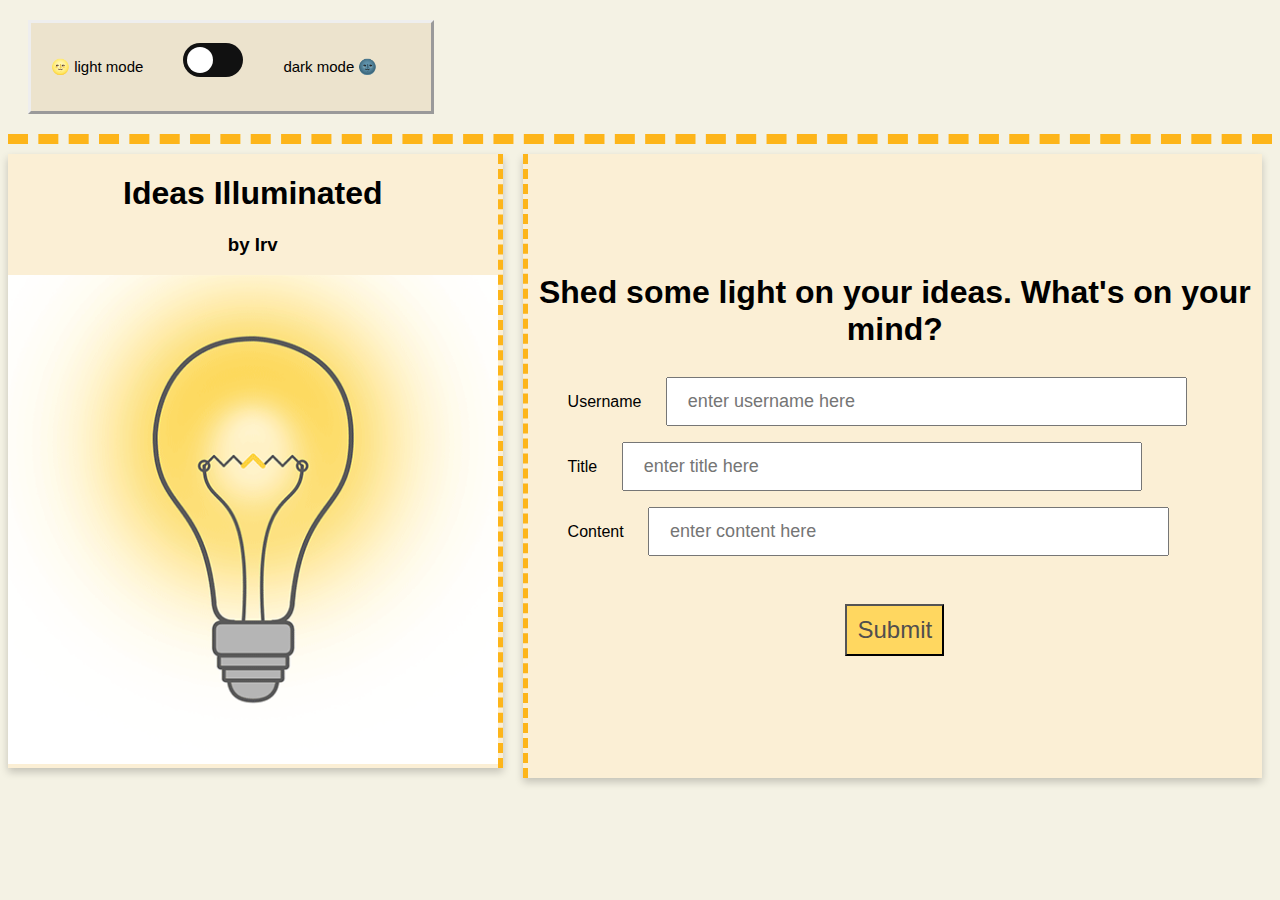
<file: index.html>
<!DOCTYPE html>
<html lang="en">

<head>
    <meta charset="UTF-8">
    <title>Ideas Illuminated</title>
    <link rel="stylesheet" href="./assets/CSS/style.css">
</head>

<body>
    <!-- this is the header that includes the dark/light responsive element -->
    <header>
        <div class="row toggle">
            <div class="col">
                <p>&#127773 light mode</p>
            </div>
            <label class="switch col">
                <input type="checkbox" id="theme-switcher">
                <span class="slider round"></span>
            </label>
            <div class="col">
                <p>dark mode &#127770</p>
            </div>
        </div>
    </header>
    <!-- this is the left side of the first page -->
    <section class="container-body">
        <div class="container-left">
            <h1>Ideas Illuminated</h1>
                <h3>by Irv</h3>
            <div class="lightbulb-gif">
                <img 
                    src="./assets/images/lightbulb.gif", alt="this is a lightbulb gif" />
            </div>
        </div>
    <!-- this is the right side of the first page -->
        <div class="container-right">
            <h1>Shed some light on your ideas. What's on your mind?</h1>
            <form id="form"> <!-- this is the form for content entry -->
                <ul>
                    <li>
                        <label for="Username">Username</label>
                        <input type="text" id="username-entry" placeholder="enter username here" />
                    </li>
                    <li>
                        <label for="Title">Title</label>
                        <input type="text" id="title-entry" placeholder="enter title here" />
                    </li>
                    <li>
                        <label for="Content">Content</label>
                        <input type="text" id="content-entry" placeholder="enter content here" />
                    </li>
                </ul>
                <button id="submit">Submit</button>
            </form>
        </div>
    </section>

    <script src="./assets/JS/script.js"></script>
    <!-- <script src="./assets/JS/blog.js"></script> -->

</body>
</html>
</file>
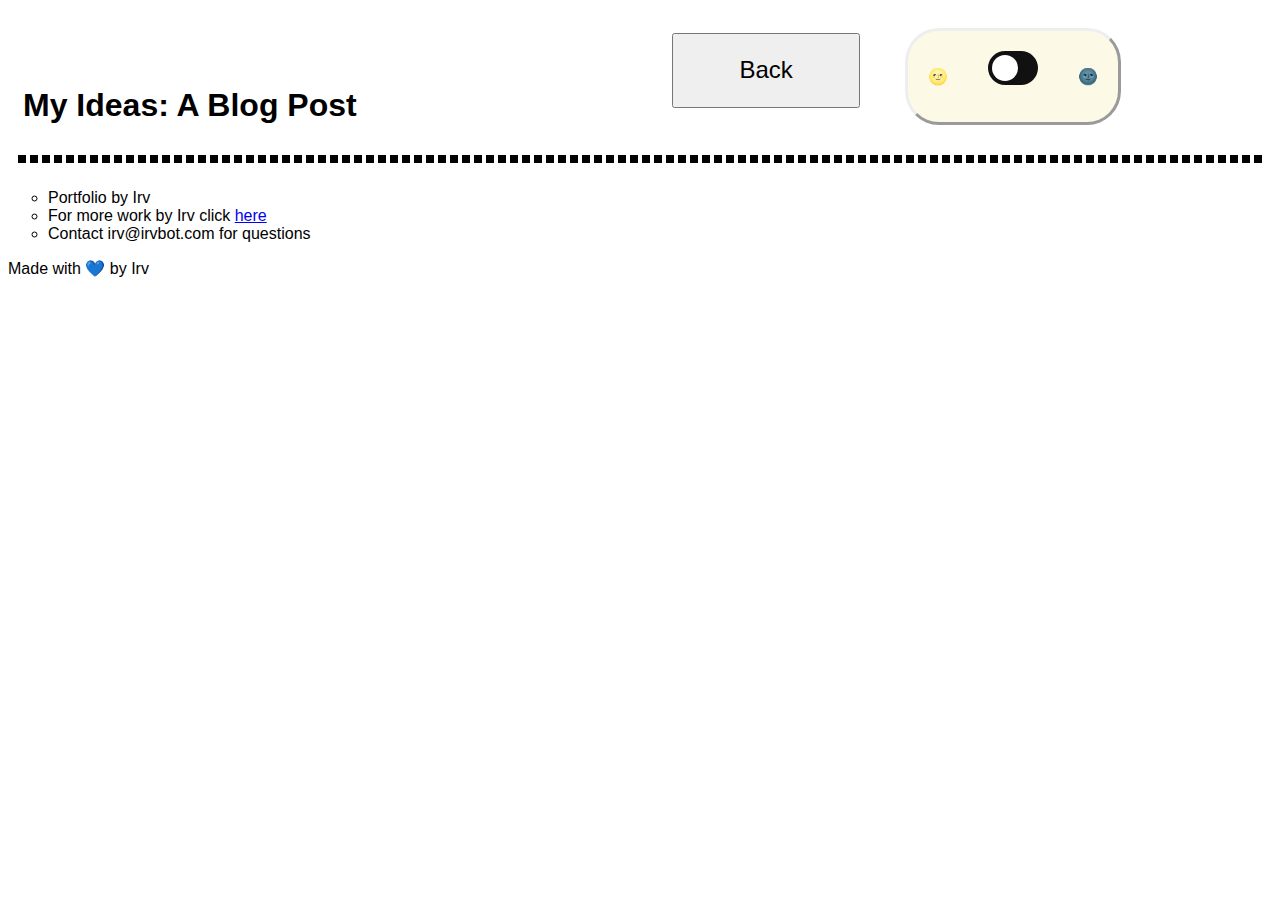
<file: blog.html>
<!DOCTYPE html>
<html lang="en">

<head>
    <meta charset="UTF-8">
    <title>Ideas Illuminated Blog Posts</title>
    <link rel="stylesheet" href="./assets/CSS/blog.css">
</head>

<body>
    <header class="header-container">
        <div class="header-title">
            <h1>
                My Ideas: A Blog Post
            </h1>
        </div>
        <div class="header-buttons">
            <button id="back">Back</button>
            <div class="row toggle">
                <div class="col">
                    <p>&#127773</p>
                </div>
                <label class="switch col"> 
                    <input type="checkbox" id="theme-switcher">
                    <span class="slider round"></span>
                </label>
                <div class="col">
                    <p>&#127770</p>
                </div>
            </div>
        </div>
    </header>

    <section class="body-container">
        <article class="blog-body">
            <div class="new-blog">               
                <!-- <h3 class="new-blog-title">Example Title</h3> target with CSS for style and JS querySelector -->
                    <!-- <p class="new-blog-content">This is where your bright ideas go!</p> -->
                <!-- <h4 class="new-username">Give your self credit and put your name here!</h4>  this adds an ENTER; how to make it inline?                -->
            </div>
        </article>
    </section>

    <footer>
        <section class="blog-footer">
            <div class="about-me">
                <ul>
                    <li>Portfolio by Irv</li>
                    <li>For more work by Irv click <a href="https://scurvyirv.github.io">here</a>
                    <li>Contact irv@irvbot.com for questions</li>
                </ul>
            </div>
            <div class="footer-signature">
                <p>Made with &#128153 by Irv</p>
            </div>
        </section>
    </footer>

    <script src="./assets/JS/blog.js"></script>
    <!-- <script src="./assets/JS/script.js"></script> -->

</body>
</html>
</file>
<file: assets/CSS/style.css>
* {
    font-family: Arial, Helvetica, sans-serif;
}

header {
    border-bottom: dashed 10px #fdb51a;
}

img {
    max-width: 100%;
}

body {
    background-color: #f4f2e4
  }

  input {
    width: 75%;
    padding: 12px 20px;
    margin: 8px 20px;
    box-sizing: border-box;
    font-size: 18px;
    align-content: right;
  }
  
  input:focus {
    outline: none;
  }
  
  header div p {
    font-size: 15px;
  }


  button {
    padding: 10px;
    margin: 24px;
    cursor: pointer;
    font-size: 24px;
    background-color: #ffd760;
    color: rgb(81, 78, 78);
  }
  .container-body {
    width: 100%;
    display: flex;
  }

  .container-left {
    margin: 10px 10px 10px 0;
    text-align: center;
    box-shadow: 0 4px 8px 0 rgba(0,0,0,0.2);
    transition: 0.3s;
    width: 40%;
    background-color: #fbefd5;
    border-right: dashed 5px #fdb51a;
  }

  body.dark .container-left {
    background-color:#282a2d;
    border-right: dashed 5px darkgrey;
  }

  .container-right {
    margin: 10px 10px 0 10px;
    text-align: center;
    align-content: center;
    box-shadow: 0 4px 8px 0 rgba(0,0,0,0.2);
    transition: 0.3s;
    width: 60%;
    background-color: #fbefd5;
    border-left: dashed 5px #fdb51a;
  }

  /* dark light properties on body containers */

  body.dark .container-right {
    background-color:#282a2d;
    border-left: dashed 5px darkgrey;
  }

  body.dark header {
    border-bottom: dashed 10px darkgrey;
  }

  body.dark button {
    background-color: darkgrey;
  }

  .container-right:hover {
    color: #db750f;
}
.container-left:hover {
    color: #ead041;
}


/* miscellaneous */

  .form::after {
    content: " ";
    display: block;
    clear: both;
  }

  ul {
    text-align: left;
    list-style-type: none;
  }

/* **this is for the dark-light event listener button** */

.toggle {
    border-style: outset;
    width: 400px;
    background-color: rgba(193, 144, 72, 0.15);
    
  }
  
  /* Dark Mode */
  .dark {
    background-color:#243447;
    height: 100vh;
    color: #bebebe  
  }
  
  .dark li a {
    color: #bebebe;
  }
  
  .dark li a:hover {
    background-color: #111;
  }
  
  /* Light Mode */
  .light {
    background-color: #f0ead6;
    color: black;
    height: 100vh;
  }
  
  .light li a {
    color: black;
  }
  
  .light li a:hover {
    background-color: rgb(29, 128, 210);
  }
  
  /* Styling the Switch button */
  .switch {
    position: relative;
    display: inline-block;
    width: 60px;
    height: 34px;
  }
  
  /* Hide default HTML checkbox */
  .switch input {
    opacity: 0;
    width: 0;
    height: 0;
  }
  
  /* The slider */
  .slider {
    position: absolute;
    cursor: pointer;
    top: 0;
    left: 0;
    right: 0;
    bottom: 0;
    background-color: #111;
    -webkit-transition: .4s;
    transition: .4s;
  }
  
  .slider:before {
    position: absolute;
    content: "";
    height: 26px;
    width: 26px;
    left: 4px;
    bottom: 4px;
    background-color: white;
    -webkit-transition: .4s;
    transition: .4s;
  }
  
  input:checked + .slider {
    background-color: rgb(29, 128, 210);
  }
  
  input:focus + .slider {
    box-shadow: 0 0 1px rgb(29, 128, 210);
  }
  
  input:checked + .slider:before {
    -webkit-transform: translateX(26px);
    -ms-transform: translateX(26px);
    transform: translateX(26px);
  }
  
  /* Rounded sliders */
  .slider.round {
    border-radius: 34px;
  }
  
  .slider.round:before {
    border-radius: 50%;
  }
  
  .row {
    margin: 20px;
    display: flex;
  }
  .col {
    margin: 20px;
  }
</file>
<file: assets/CSS/blog.css>
* {
    font-family: Arial, Helvetica, sans-serif;
}

/* header containers and styles */
.header-container {
    display: flex;
    justify-content: center;
    align-items: flex-end;
}

.header-title {
    width: 50%;
    padding-left: 15px;
}

.header-buttons {
    display: flex;
    flex-wrap: wrap;
    width: 50%;
}

button {
    font-size: 24px;
}
/* i cant seem to adjust the width... */
#back {
    width: 30%;
    height: 75px;
    margin: 4%;
}

.row {
    width: 50%;
}

/* **this is for the dark-light event listener button** */

.toggle {
    border-style: outset;
    border-radius: 34px;
    width: 210px;
    background-color: rgba(232, 214, 97, 0.15);
    
  }
  
  /* Dark Mode */
  .dark {
    background-color:#243447;
    height: 100vh;
    color: #bebebe  
  }
  
  .dark li a {
    color: #bebebe;
  }
  
  .dark li a:hover {
    background-color: #111;
  }

  body.dark .older-blog {
    border: darkgrey dashed 4px;
  }

  body.dark .new-blog {
    border: 4px dashed darkgrey;
  }

  body.dark .new-blog h3 {
    border-bottom: 2px solid darkgrey;
  }

  body.dark .new-blog h4 {
    border-top: 1px solid darkgrey;
  }

  body.dark .older-blog h3 {
    border-bottom: 2px solid darkgrey;
  }

  body.dark .older-blog h4 {
    border-top: 1px solid black;
  }
  
  body.dark #back {
    background-color: rgb(17, 88, 145) ;
    color: darkgrey;
  }

  /* Light Mode */
  .light {
    background-color: #f0ead6;
    color: black;
    height: 100vh;
  }
  
  .light li a {
    color: black;
  }
  
  .light li a:hover {
    background-color: rgb(29, 128, 210);
  }
  
  /* Styling the Switch button */
  .switch {
    position: relative;
    display: inline-block;
    width: 60px;
    height: 34px;
  }
  
  /* Hide default HTML checkbox */
  .switch input {
    opacity: 0;
    width: 0;
    height: 0;
  }
  
  /* The slider */
  .slider {
    position: absolute;
    cursor: pointer;
    top: 0;
    left: 0;
    right: 0;
    bottom: 0;
    background-color: #111;
    -webkit-transition: .4s;
    transition: .4s;
  }
  
  .slider:before {
    position: absolute;
    content: "";
    height: 26px;
    width: 26px;
    left: 4px;
    bottom: 4px;
    background-color: white;
    -webkit-transition: .4s;
    transition: .4s;
  }
  
  input:checked + .slider {
    background-color: rgb(29, 128, 210);
  }
  
  input:focus + .slider {
    box-shadow: 0 0 1px rgb(29, 128, 210);
  }
  
  input:checked + .slider:before {
    -webkit-transform: translateX(26px);
    -ms-transform: translateX(26px);
    transform: translateX(26px);
  }
  
  /* Rounded sliders */
  .slider.round {
    border-radius: 34px;
  }
  
  .slider.round:before {
    border-radius: 50%;
  }
  
  .row {
    margin: 20px;
    display: flex;
  }
  .col {
    margin: 20px;
  }
  
  /* section style and containers */
  .blog-body {
    display:block;
    padding: 10px;
  }

  .new-blog {
    border: 4px dashed black;
  }

  .new-blog h3 {
    border-bottom: 2px solid black;
    padding-bottom: 10px;
    padding-left: 7px;
  }

  .new-blog p {
    padding: 10px;
  }

  .new-blog h4 {
    border-top: 1px solid black;
    padding-top: 10px;
    padding-left: 7px;
  }

/* older blog post styling */
  .older-blog {
    border: 4px dashed black;
  }

  .older-blog h3 {
    border-bottom: 2px solid black;
    padding-bottom: 10px;
    padding-left: 7px;
  }

  .older-blog p {
    padding: 10px;
  }

  .older-blog h4 {
    border-top: 1px solid black;
    padding-top: 10px;
    padding-left: 7px;
  }

  /* footer styling */
  footer {
    align-items: flex-end;
  }

  footer ul {
    list-style-type: circle;
    
  }

  footer p { /* how do i center this part? */
    align-items: center;
  }
</file>
